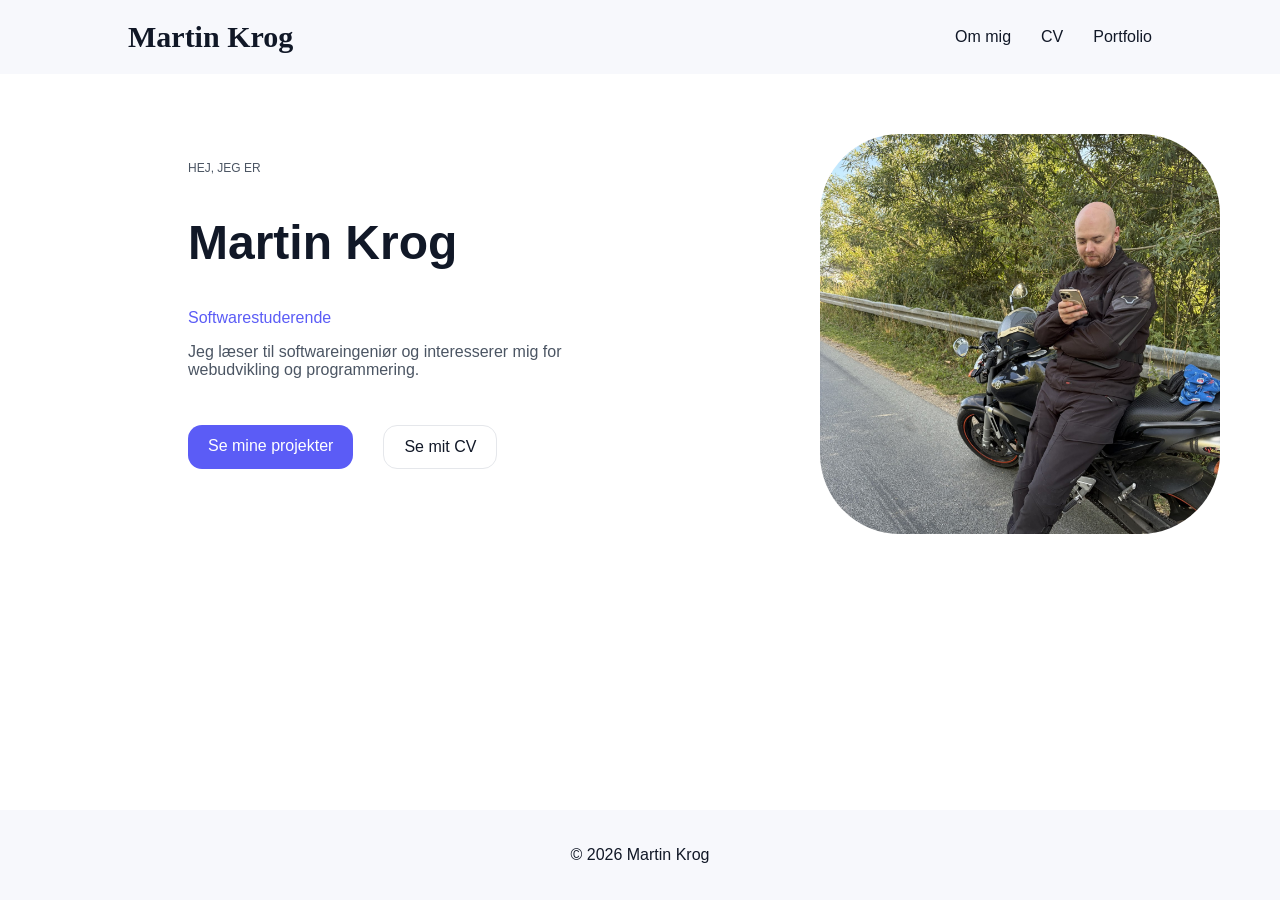
<file: index.html>
<!DOCTYPE html>
<html lang="da">

<head>
    <meta charset="UTF-8">
    <meta name="viewport" content="width=device-width, initial-scale=1.0">
    <title>Martin Krog</title>
    <link rel="stylesheet" href="css/style.css">
</head>

<body>
    <header>
        <a href="index.html" class="logo">Martin Krog</a>
        <nav>
            <a href="ommig.html">Om mig</a>
            <a href="cv.html">CV</a>
            <a href="portfolio.html">Portfolio</a>
        </nav>
    </header>
    <main>
        <section class="hero">
            <div>
                <p class="intro">HEJ, JEG ER</p>
                <h1>Martin Krog</h1>
                <p>Softwarestuderende</p>
                <p class="description">
                    Jeg læser til softwareingeniør og interesserer mig for
                    webudvikling og programmering.
                </p>
                <div class="hero-buttons">
                    <a href="portfolio.html" class="button">Se mine projekter</a>
                    <a href="cv.html" class="secondary-button">Se mit CV</a>
                </div>
            </div>
            <img src="billeder/forside-billede.jpg" alt="Billede af Martin Krog">
        </section>
    </main>
    <footer>
        <p>&copy; 2026 Martin Krog</p>
    </footer>
</body>

</html>
</file>
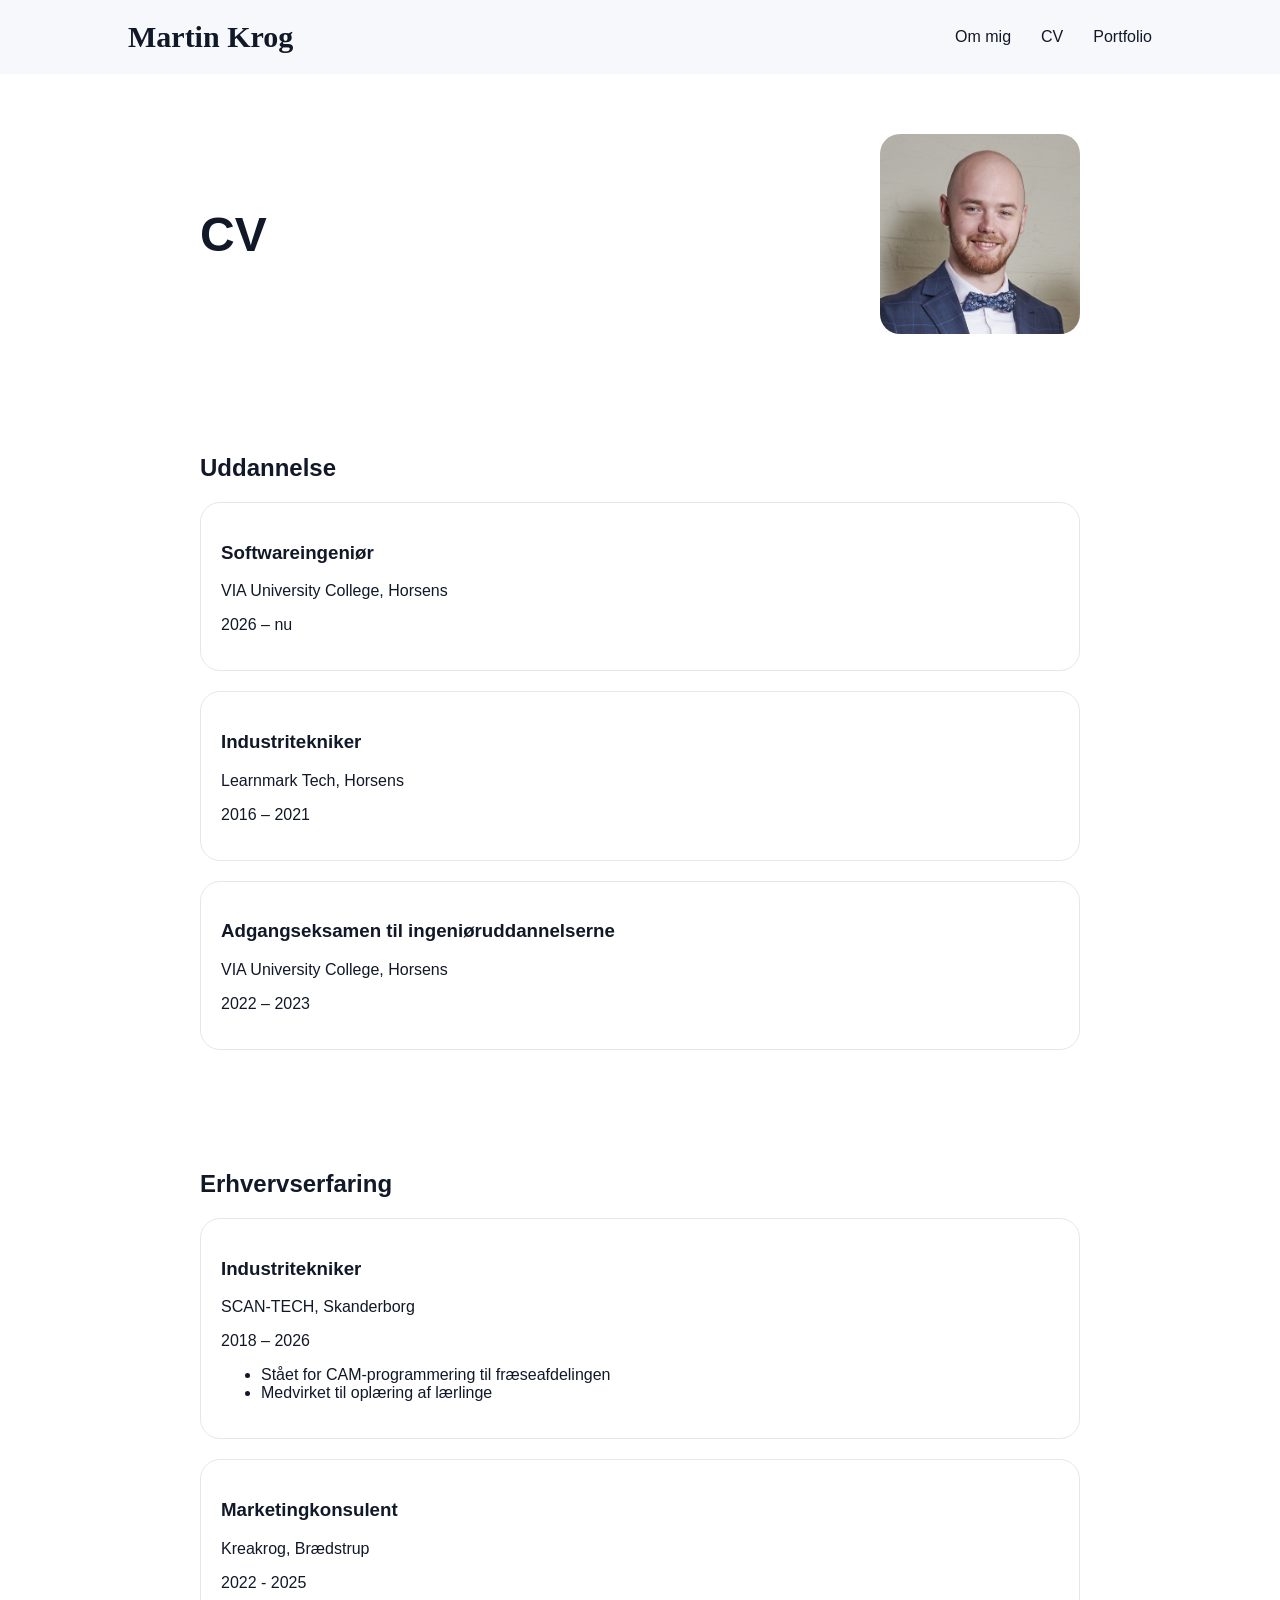
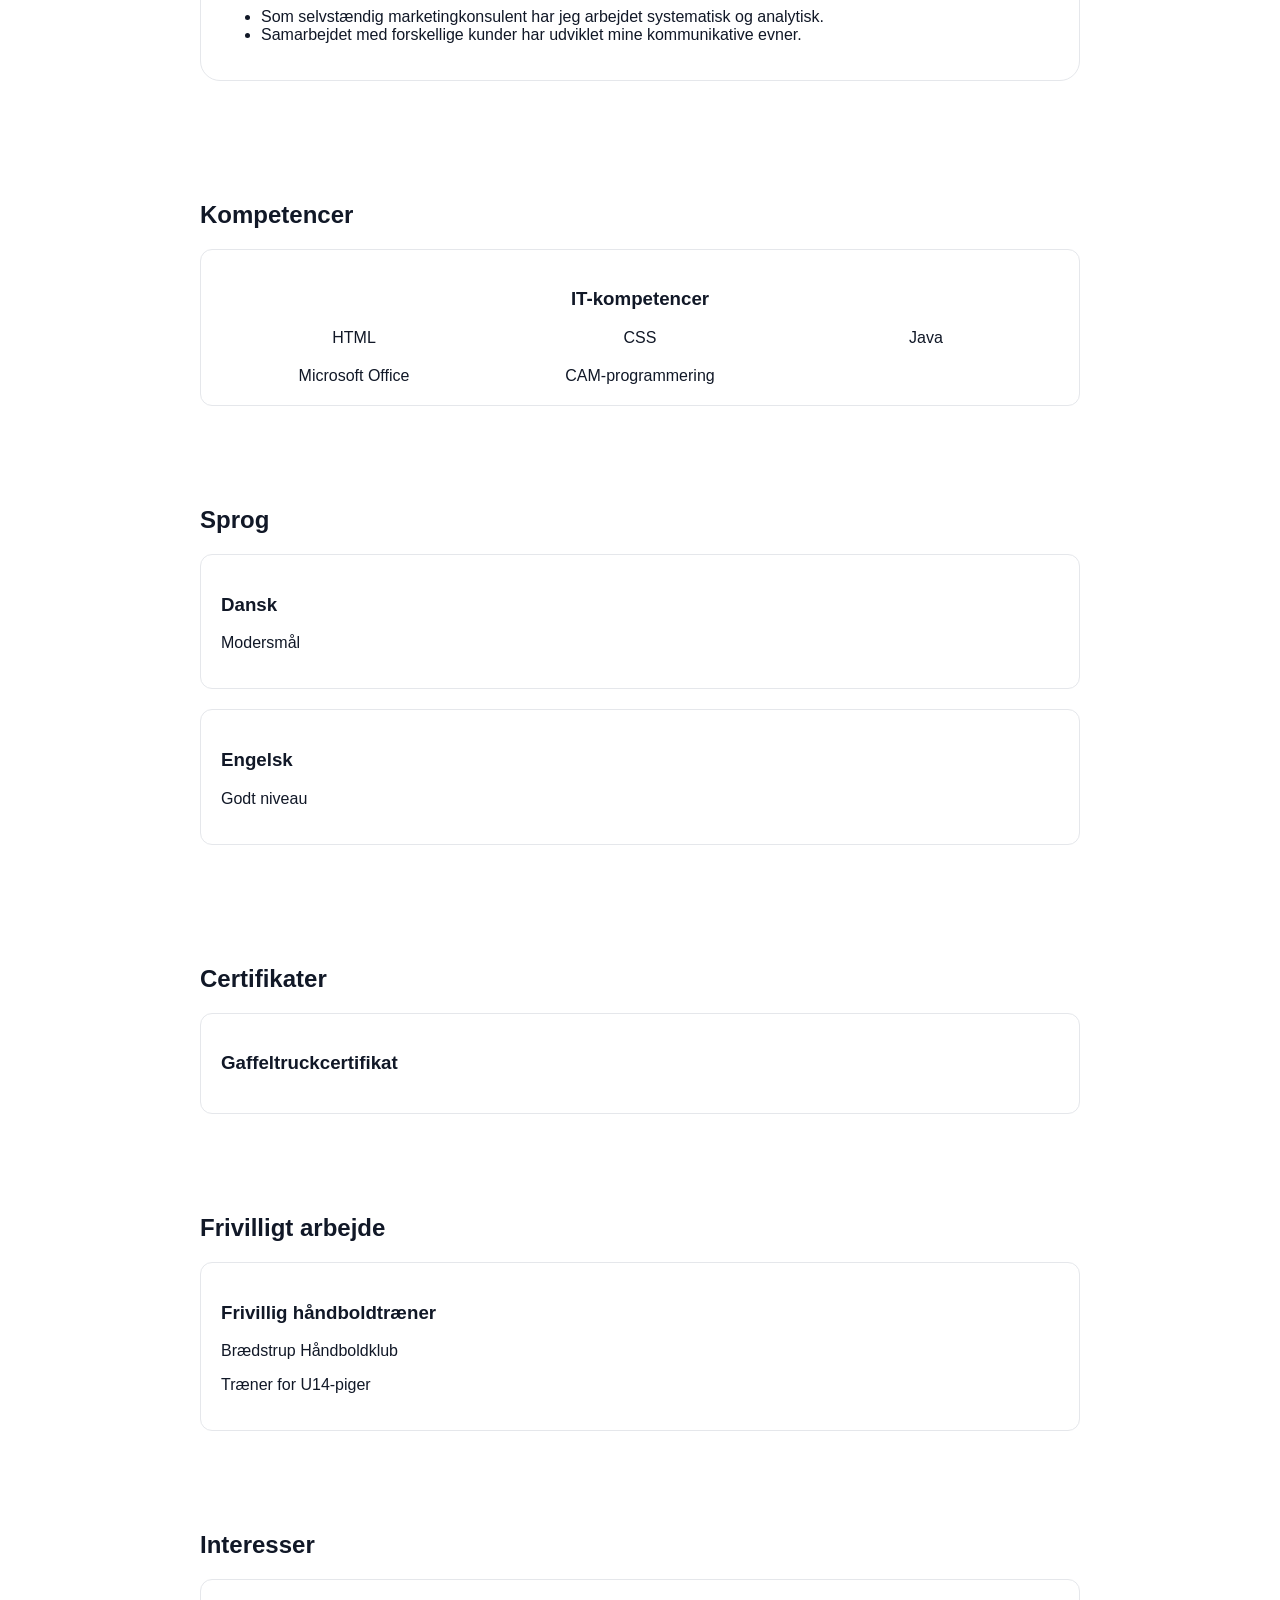
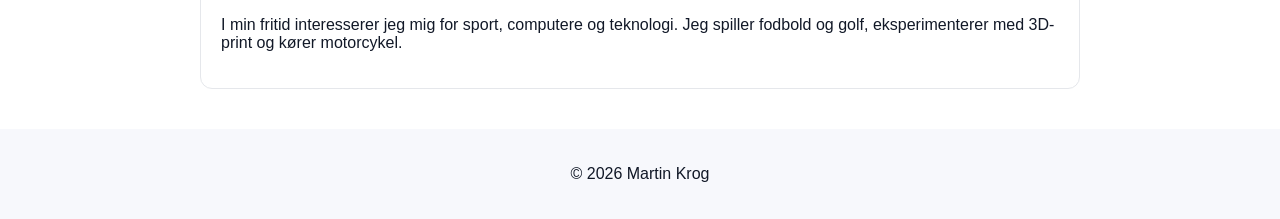
<file: cv.html>
<!DOCTYPE html>
<html lang="da">

<head>
    <meta charset="UTF-8">
    <meta name="viewport" content="width=device-width, initial-scale=1.0">
    <title>CV | Martin Krog</title>
    <link rel="stylesheet" href="css/style.css">
</head>

<body>
    <header>
        <a href="index.html" class="logo">Martin Krog</a>
        <nav>
            <a href="ommig.html">Om mig</a>
            <a href="cv.html">CV</a>
            <a href="portfolio.html">Portfolio</a>
        </nav>
    </header>
    <main>
        <section class="cv">
            <h1>CV</h1>
            <img src="billeder/cv-billede.jpg" alt="Billede af Martin Krog">
        </section>
        <section class="uddannelse">
            <h2>Uddannelse</h2>
            <div class="uddannelsesboks">
                <h3>Softwareingeniør</h3>
                <p>VIA University College, Horsens</p>
                <p>2026 – nu</p>
            </div>
            <div class="uddannelsesboks">
                <h3>Industritekniker</h3>
                <p>Learnmark Tech, Horsens</p>
                <p>2016 – 2021</p>
            </div>
            <div class="uddannelsesboks">
                <h3>Adgangseksamen til ingeniøruddannelserne</h3>
                <p>VIA University College, Horsens</p>
                <p>2022 – 2023</p>
            </div>
        </section>
        <section class="erfaring">
            <h2>Erhvervserfaring</h2>
            <div class="erfaringsboks">
                <h3>Industritekniker</h3>
                <p>SCAN-TECH, Skanderborg</p>
                <p>2018 – 2026</p>
                <ul>
                    <li>Stået for CAM-programmering til fræseafdelingen</li>
                    <li>Medvirket til oplæring af lærlinge</li>
                </ul>
            </div>
            <div class="erfaringsboks">
                <h3>Marketingkonsulent</h3>
                <p>Kreakrog, Brædstrup</p>
                <p>2022 - 2025</p>
                <ul>
                    <li>Som selvstændig marketingkonsulent har jeg arbejdet systematisk og analytisk.</li>
                    <li>Samarbejdet med forskellige kunder har udviklet mine kommunikative evner.</li>
                </ul>
            </div>
        </section>
        <section class="kompetencer">
            <h2>Kompetencer</h2>
            <div class="kompetenceboks">
                <h3>IT-kompetencer</h3>
                <div class="kompetenceliste">
                    <div class="kompetence">HTML</div>
                    <div class="kompetence">CSS</div>
                    <div class="kompetence">Java</div>
                    <div class="kompetence">Microsoft Office</div>
                    <div class="kompetence">CAM-programmering</div>
                </div>
            </div>
        </section>
        <section class="sprog">
            <h2>Sprog</h2>
            <div class="sprogboks">
                <h3>Dansk</h3>
                <p>Modersmål</p>
            </div>
            <div class="sprogboks">
                <h3>Engelsk</h3>
                <p>Godt niveau</p>
            </div>
        </section>
        <section class="certifikater">
            <h2>Certifikater</h2>
            <div class="certifikatboks">
                <h3>Gaffeltruckcertifikat</h3>
            </div>
        </section>
        <section class="frivilligt">
            <h2>Frivilligt arbejde</h2>
            <div class="frivilligboks">
                <h3>Frivillig håndboldtræner</h3>
                <p>Brædstrup Håndboldklub</p>
                <p>Træner for U14-piger</p>
            </div>
        </section>
        <section class="interesser">
            <h2>Interesser</h2>
            <div class="interesseboks">
                <p>
                    I min fritid interesserer jeg mig for sport, computere og teknologi.
                    Jeg spiller fodbold og golf, eksperimenterer med 3D-print og kører motorcykel.
                </p>
            </div>
        </section>
    </main>
    <footer>
        <p>&copy; 2026 Martin Krog</p>
    </footer>
</body>

</html>
</file>
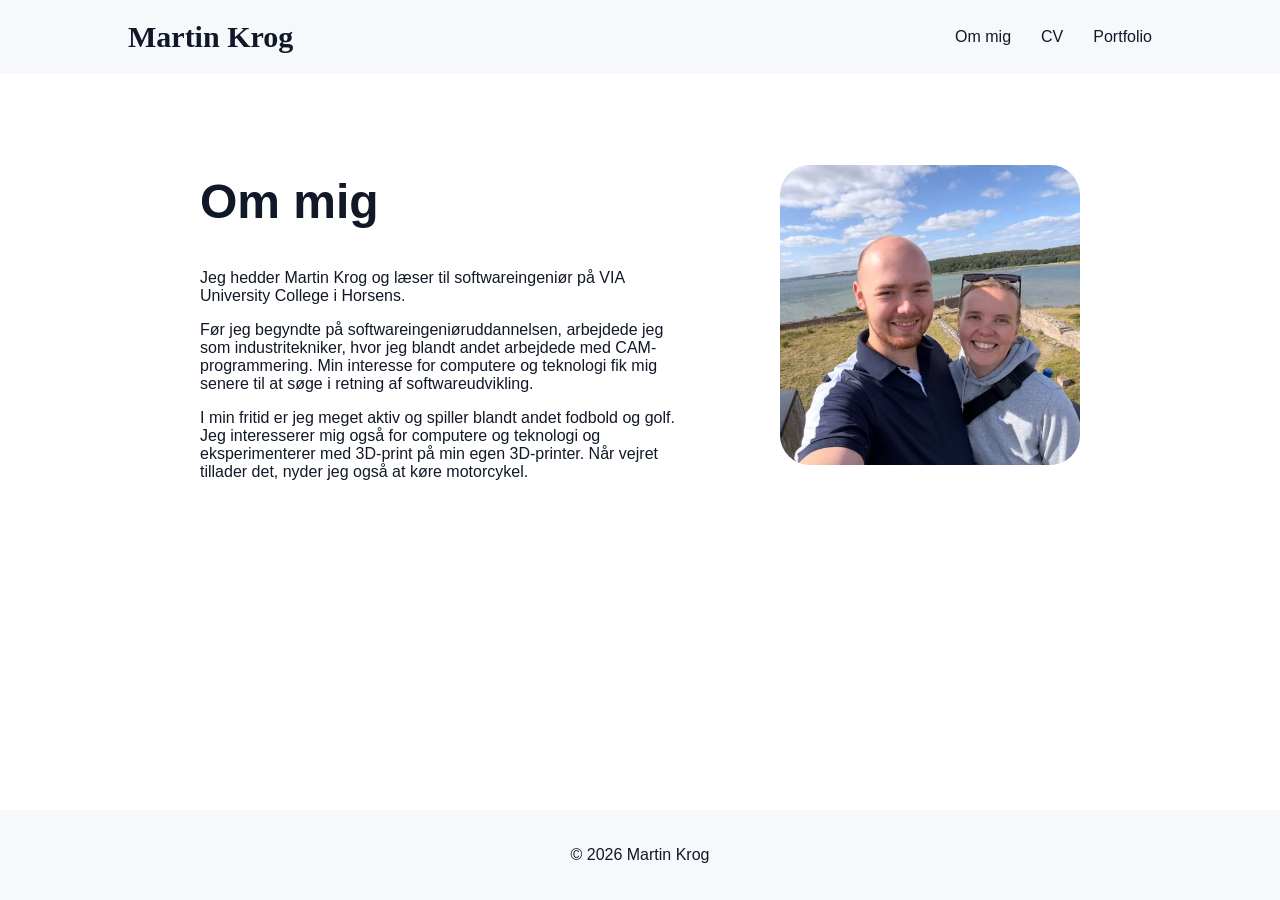
<file: ommig.html>
<!DOCTYPE html>
<html lang="da">

<head>
    <meta charset="UTF-8">
    <meta name="viewport" content="width=device-width, initial-scale=1.0">
    <title>Om mig | Martin Krog</title>
    <link rel="stylesheet" href="css/style.css">
</head>

<body>
    <header>
        <a href="index.html" class="logo">Martin Krog</a>
        <nav>
            <a href="ommig.html">Om mig</a>
            <a href="cv.html">CV</a>
            <a href="portfolio.html">Portfolio</a>
        </nav>
    </header>
    <main>
        <section class="om-mig">
            <div>
                <h1>Om mig</h1>
                <p>
                    Jeg hedder Martin Krog og læser til softwareingeniør
                    på VIA University College i Horsens.
                </p>
                <p>
                    Før jeg begyndte på softwareingeniøruddannelsen, arbejdede jeg som
                    industritekniker, hvor jeg blandt andet arbejdede med CAM-programmering.
                    Min interesse for computere og teknologi fik mig senere til at søge
                    i retning af softwareudvikling.
                </p>
                <p>
                    I min fritid er jeg meget aktiv og spiller blandt andet fodbold og golf.
                    Jeg interesserer mig også for computere og teknologi og eksperimenterer
                    med 3D-print på min egen 3D-printer. Når vejret tillader det, nyder jeg
                    også at køre motorcykel.
                </p>
            </div>
            <img src="billeder/om-mig-billede-2.jpg" alt="Billede af Martin Krog">
        </section>
    </main>
    <footer>
        <p>&copy; 2026 Martin Krog</p>
    </footer>
</body>

</html>
</file>
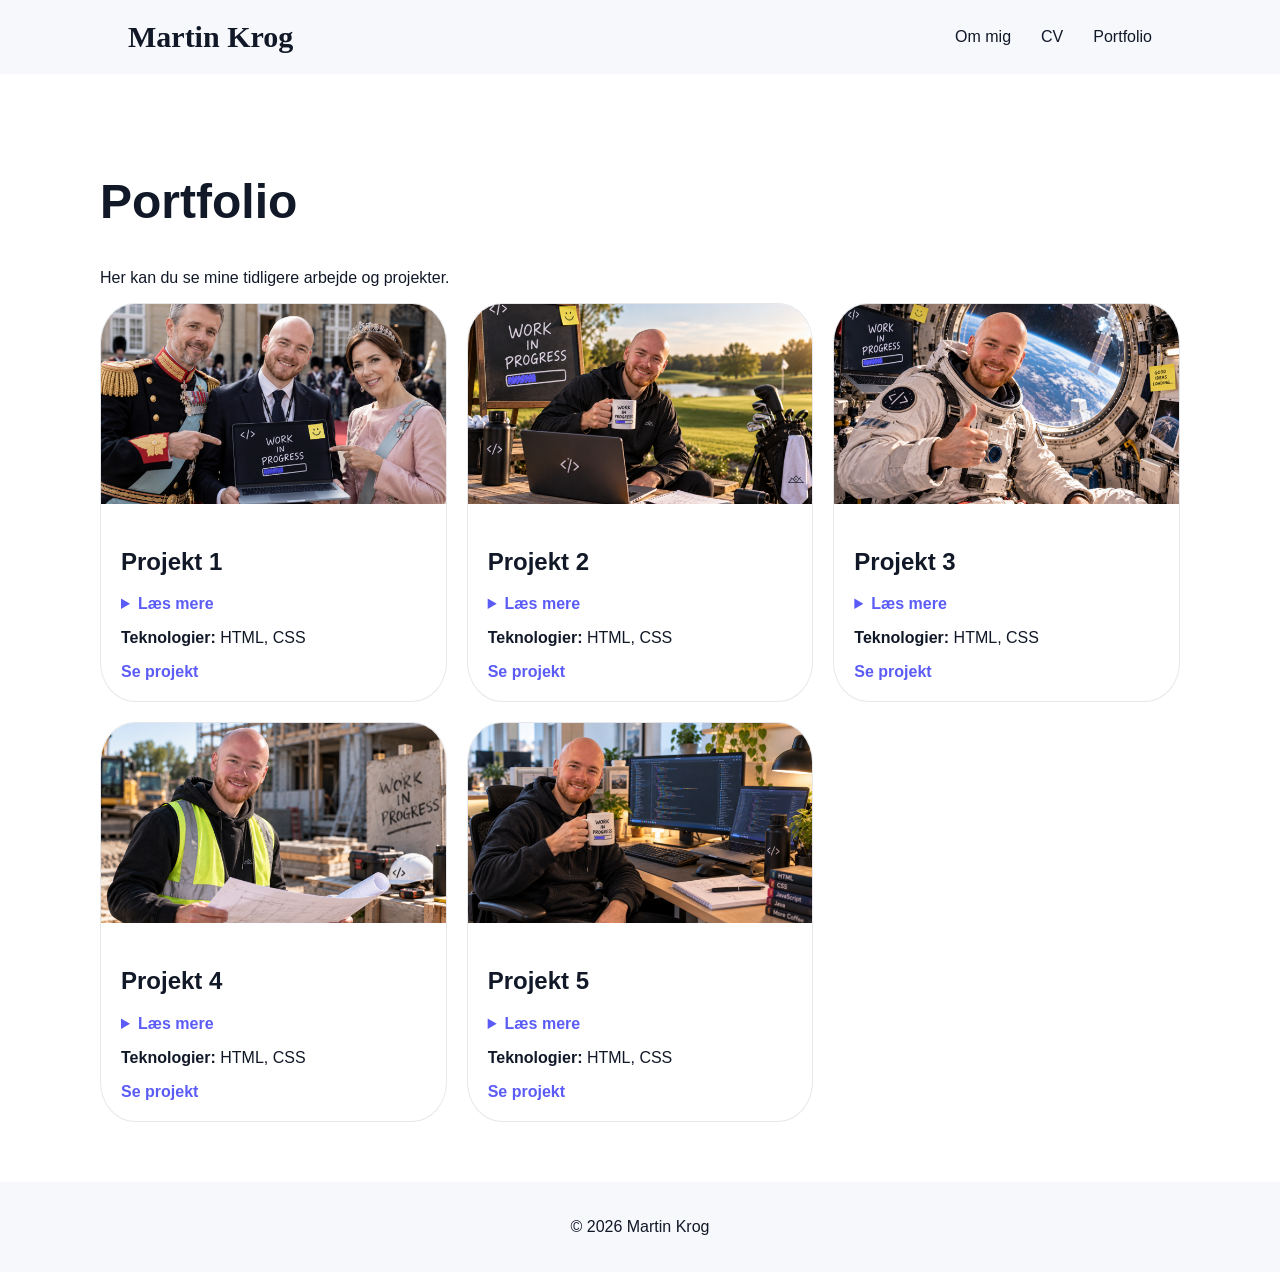
<file: portfolio.html>
<!DOCTYPE html>
<html lang="da">

<head>
    <meta charset="UTF-8">
    <meta name="viewport" content="width=device-width, initial-scale=1.0">
    <title>Portfolio | Martin Krog</title>
    <link rel="stylesheet" href="css/style.css">
</head>

<body>
    <header>
        <a href="index.html" class="logo">Martin Krog</a>
        <nav>
            <a href="ommig.html">Om mig</a>
            <a href="cv.html">CV</a>
            <a href="portfolio.html">Portfolio</a>
        </nav>
    </header>
    <main>
        <section class="portfolio">
            <h1>Portfolio</h1>
            <p>Her kan du se mine tidligere arbejde og projekter.</p>
            <div class="projektliste">
                <div class="projektboks">
                    <img src="billeder/billede1.png" alt="Billede af projekt 1">
                    <div class="projektindhold">
                        <h2>Projekt 1</h2>
                        <details>
                            <summary>Læs mere</summary>
                            <p>Jeg har endnu ikke så mange projekter at vise frem, men jeg arbejder på at udvikle flere
                                spændende projekter, som vil blive tilføjet her i fremtiden.</p>
                        </details>
                        <p><strong>Teknologier:</strong> HTML, CSS</p>
                        <a href="#">Se projekt</a>
                    </div>
                </div>
                <div class="projektboks">
                    <img src="billeder/billede2.png" alt="Billede af projekt 2">
                    <div class="projektindhold">
                        <h2>Projekt 2</h2>
                        <details>
                            <summary>Læs mere</summary>
                            <p>Jeg har endnu ikke så mange projekter at vise frem, men jeg arbejder på at udvikle flere
                                spændende projekter, som vil blive tilføjet her i fremtiden.</p>
                        </details>
                        <p><strong>Teknologier:</strong> HTML, CSS</p>
                        <a href="#">Se projekt</a>
                    </div>
                </div>
                <div class="projektboks">
                    <img src="billeder/billede3.png" alt="Billede af projekt 3">
                    <div class="projektindhold">
                        <h2>Projekt 3</h2>
                        <details>
                            <summary>Læs mere</summary>
                            <p>Jeg har endnu ikke så mange projekter at vise frem, men jeg arbejder på at udvikle flere
                                spændende projekter, som vil blive tilføjet her i fremtiden.</p>
                        </details>
                        <p><strong>Teknologier:</strong> HTML, CSS</p>
                        <a href="#">Se projekt</a>
                    </div>
                </div>
                <div class="projektboks">
                    <img src="billeder/billede4.png" alt="Billede af projekt 4">
                    <div class="projektindhold">
                        <h2>Projekt 4</h2>
                        <details>
                            <summary>Læs mere</summary>
                            <p>Jeg har endnu ikke så mange projekter at vise frem, men jeg arbejder på at udvikle flere
                                spændende projekter, som vil blive tilføjet her i fremtiden.</p>
                        </details>
                        <p><strong>Teknologier:</strong> HTML, CSS</p>
                        <a href="#">Se projekt</a>
                    </div>
                </div>
                <div class="projektboks">
                    <img src="billeder/billede5.png" alt="Billede af projekt 5">
                    <div class="projektindhold">
                        <h2>Projekt 5</h2>
                        <details>
                            <summary>Læs mere</summary>
                            <p>Jeg har endnu ikke så mange projekter at vise frem, men jeg arbejder på at udvikle flere
                                spændende projekter, som vil blive tilføjet her i fremtiden.</p>
                        </details>
                        <p><strong>Teknologier:</strong> HTML, CSS</p>
                        <a href="#">Se projekt</a>
                    </div>
                </div>
            </div>
        </section>
    </main>
    <footer>
        <p>&copy; 2026 Martin Krog</p>
    </footer>
</body>

</html>
</file>
<file: css/style.css>
* {
    box-sizing: border-box;
}

Body {
    background-color: #FFFFFF;
    color: #111827;
    font-family: Arial, sans-serif;
    margin: 0;
    min-height: 100vh;
    display: flex;
    flex-direction: column;
}

header {
    background-color: #F7F8FC;
    display: flex;
    justify-content: space-between;
    align-items: center;
    padding: 20px 10%;
}

.logo {
    color: #111827;
    text-decoration: none;
    font-weight: bold;
    font-size: 30px;
    font-family: baskerville;
}


nav {
    display: flex;
    gap: 30px;
}

nav a {
    color: #111827;
    text-decoration: none;
}

nav a:hover {
    color: #5B5CF6;
}

.hero {
    display: flex;
    justify-content: space-between;
    align-items: center;
    padding: 60px;
    max-width: 1200px;
    margin-left: 10%;
    flex-wrap: wrap;
}

.hero img {
    width: 400px;
    height: 400px;
    border-radius: 20%;
    object-fit: cover;
}

.hero h1 {
    font-size: 48px;
}

.hero p {
    color: #5B5CF6;
}

.hero .intro {
    color: #4B5563;
    font-size: 12px;
}

.hero .description {
    color: #4B5563;
    font-size: 16px;
    max-width: 400px;
}

.button {
    background-color: #5B5CF6;
    color: #FFFFFF;
    padding: 12px 20px;
    text-decoration: none;
    border-radius: 14px;
    margin-top: 30px;
    margin-bottom: 50px;
}

.button:hover {
    background-color: #4F46E5;
}

.secondary-button {
    color: #111827;
    padding: 12px 20px;
    text-decoration: none;
    border: 1px solid #E5E7EB;
    border-radius: 14px;
    margin-top: 30px;
    margin-bottom: 50px;
}

.hero-buttons {
    display: flex;
    gap: 30px;
}

footer {
    background-color: #F7F8FC;
    text-align: center;
    padding: 20px;
}

main {
    flex: 1;
}

.uddannelsesboks {
    background-color: #FFFFFF;
    border: 1px solid #E5E7EB;
    border-radius: 20px;
    padding: 20px;
    margin-bottom: 20px;
}

.uddannelse {
    max-width: 1000px;
    margin: 0 auto;
    padding: 40px 60px;
}

.erfaringsboks {
    background-color: #FFFFFF;
    border: 1px solid #E5E7EB;
    border-radius: 20px;
    padding: 20px;
    margin-bottom: 20px;
}

.erfaring {
    max-width: 1000px;
    margin: 0 auto;
    padding: 40px 60px;
}

.kompetenceliste {
    display: grid;
    grid-template-columns: repeat(3, 1fr);
    gap: 20px;
}

.kompetenceboks {
    background-color: #FFFFFF;
    border: 1px solid #E5E7EB;
    border-radius: 12px;
    padding: 20px;
    text-align: center;
}

.kompetencer {
    max-width: 1000px;
    margin: 0 auto;
    padding: 40px 60px;
}

.sprogboks {
    background-color: #FFFFFF;
    border: 1px solid #E5E7EB;
    border-radius: 12px;
    padding: 20px;
    margin-bottom: 20px;
}

.sprog {
    max-width: 1000px;
    margin: 0 auto;
    padding: 40px 60px;
}

.certifikatboks {
    background-color: #FFFFFF;
    border: 1px solid #E5E7EB;
    border-radius: 12px;
    padding: 20px;
}

.certifikater {
    max-width: 1000px;
    margin: 0 auto;
    padding: 40px 60px;
}

.frivilligt {
    max-width: 1000px;
    margin: 0 auto;
    padding: 40px 60px;
}

.frivilligboks {
    background-color: #FFFFFF;
    border: 1px solid #E5E7EB;
    border-radius: 12px;
    padding: 20px;
}

.interesser {
    max-width: 1000px;
    margin: 0 auto;
    padding: 40px 60px;
}

.interesseboks {
    background-color: #FFFFFF;
    border: 1px solid #E5E7EB;
    border-radius: 12px;
    padding: 20px;
}

.cv {
    max-width: 1000px;
    margin: 0 auto;
    padding: 60px;
    display: flex;
    justify-content: space-between;
    align-items: center;
}

.cv img {
    width: 200px;
    height: 200px;
    border-radius: 10%;
    object-fit: cover;
}

.cv h1 {
    font-size: 48px;
}


.projektliste {
    display: grid;
    grid-template-columns: repeat(3, 1fr);
    gap: 20px;

}


.projektboks {
    background-color: #FFFFFF;
    border: 1px solid #E5E7EB;
    border-radius: 10%;
    overflow: hidden;
}

.projektboks img {
    width: 100%;
    height: 200px;
    object-fit: cover;
}

.projektindhold {
    padding: 20px;
}

.projektindhold a {
    color: #5B5CF6;
    text-decoration: none;
    font-weight: bold;
}

.projektindhold a:hover {
    color: #4F46E5;
}

.portfolio {
    max-width: 1200px;
    margin: 0 auto;
    padding: 60px;
}

.portfolio h1 {
    font-size: 48px;
}

details summary {
    color: #5B5CF6;
    font-weight: bold;
    cursor: pointer;
}

.om-mig {
    display: flex;
    justify-content: space-between;
    align-items: center;
    max-width: 1000px;
    margin: 0 auto;
    padding: 60px;
}

.om-mig img {
    width: 300px;
    height: 300px;
    object-fit: cover;
    border-radius: 10%;
    flex-shrink: 0;
    margin-left: 10%;
}

.om-mig h1 {
    font-size: 48px;
}

@media (max-width: 768px) {
    .cv {
        flex-direction: column;
    }

    .kompetenceliste {
        grid-template-columns: 1fr;
    }

    header {
        flex-direction: column;
        gap: 15px;
    }

    .udannelse,
    .erfaring,
    .kompetencer,
    .sprog,
    .certifikater,
    .frivilligt,
    .interesser {
        padding: 30px 20px;
    }

    .projektliste {
        grid-template-columns: 1fr;
    }

    .portfolio {
        padding: 30px 20px;
    }

    .om-mig {
        flex-direction: column;
        gap: 30px;
        padding: 30px 20px;
    }

    .om-mig img {
        width: 250px;
        height: 250px;
    }
}

@media (max-width: 375px) {
    nav {
        gap: 15px;
    }
}
</file>
